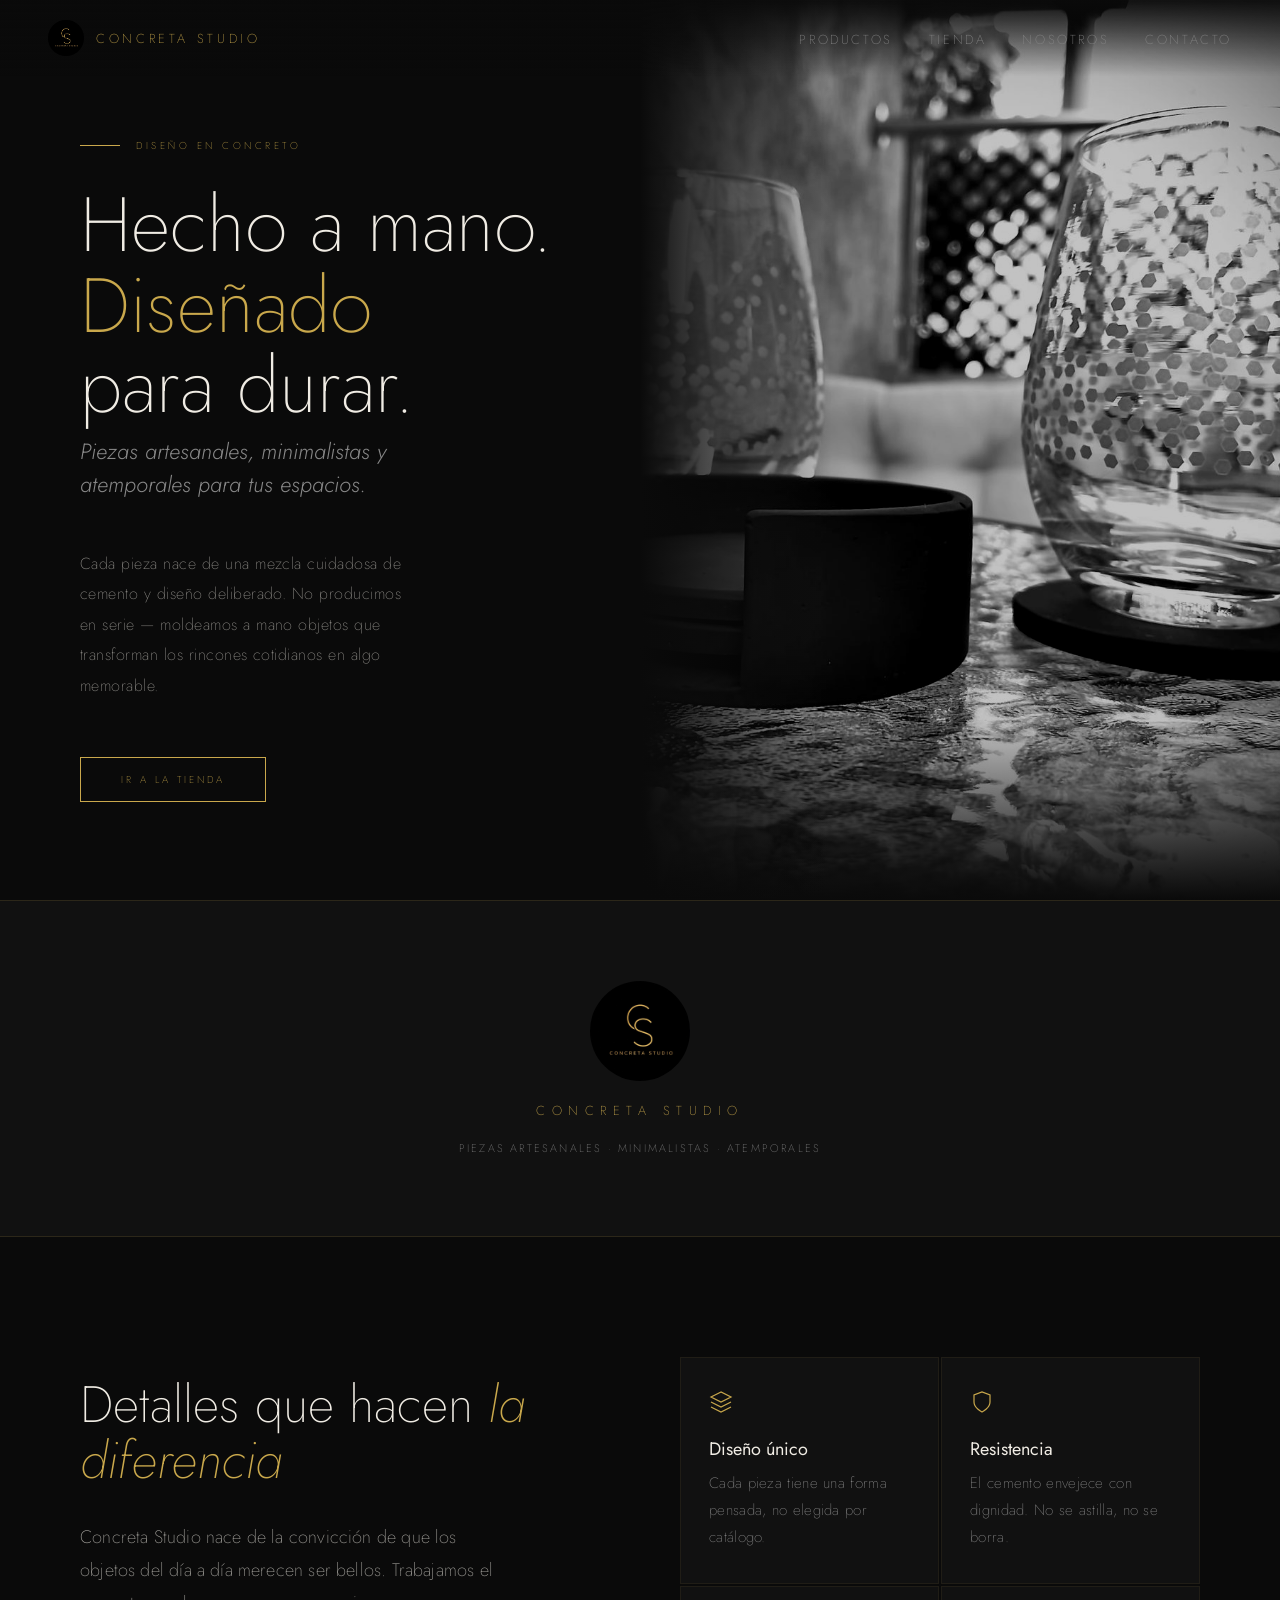
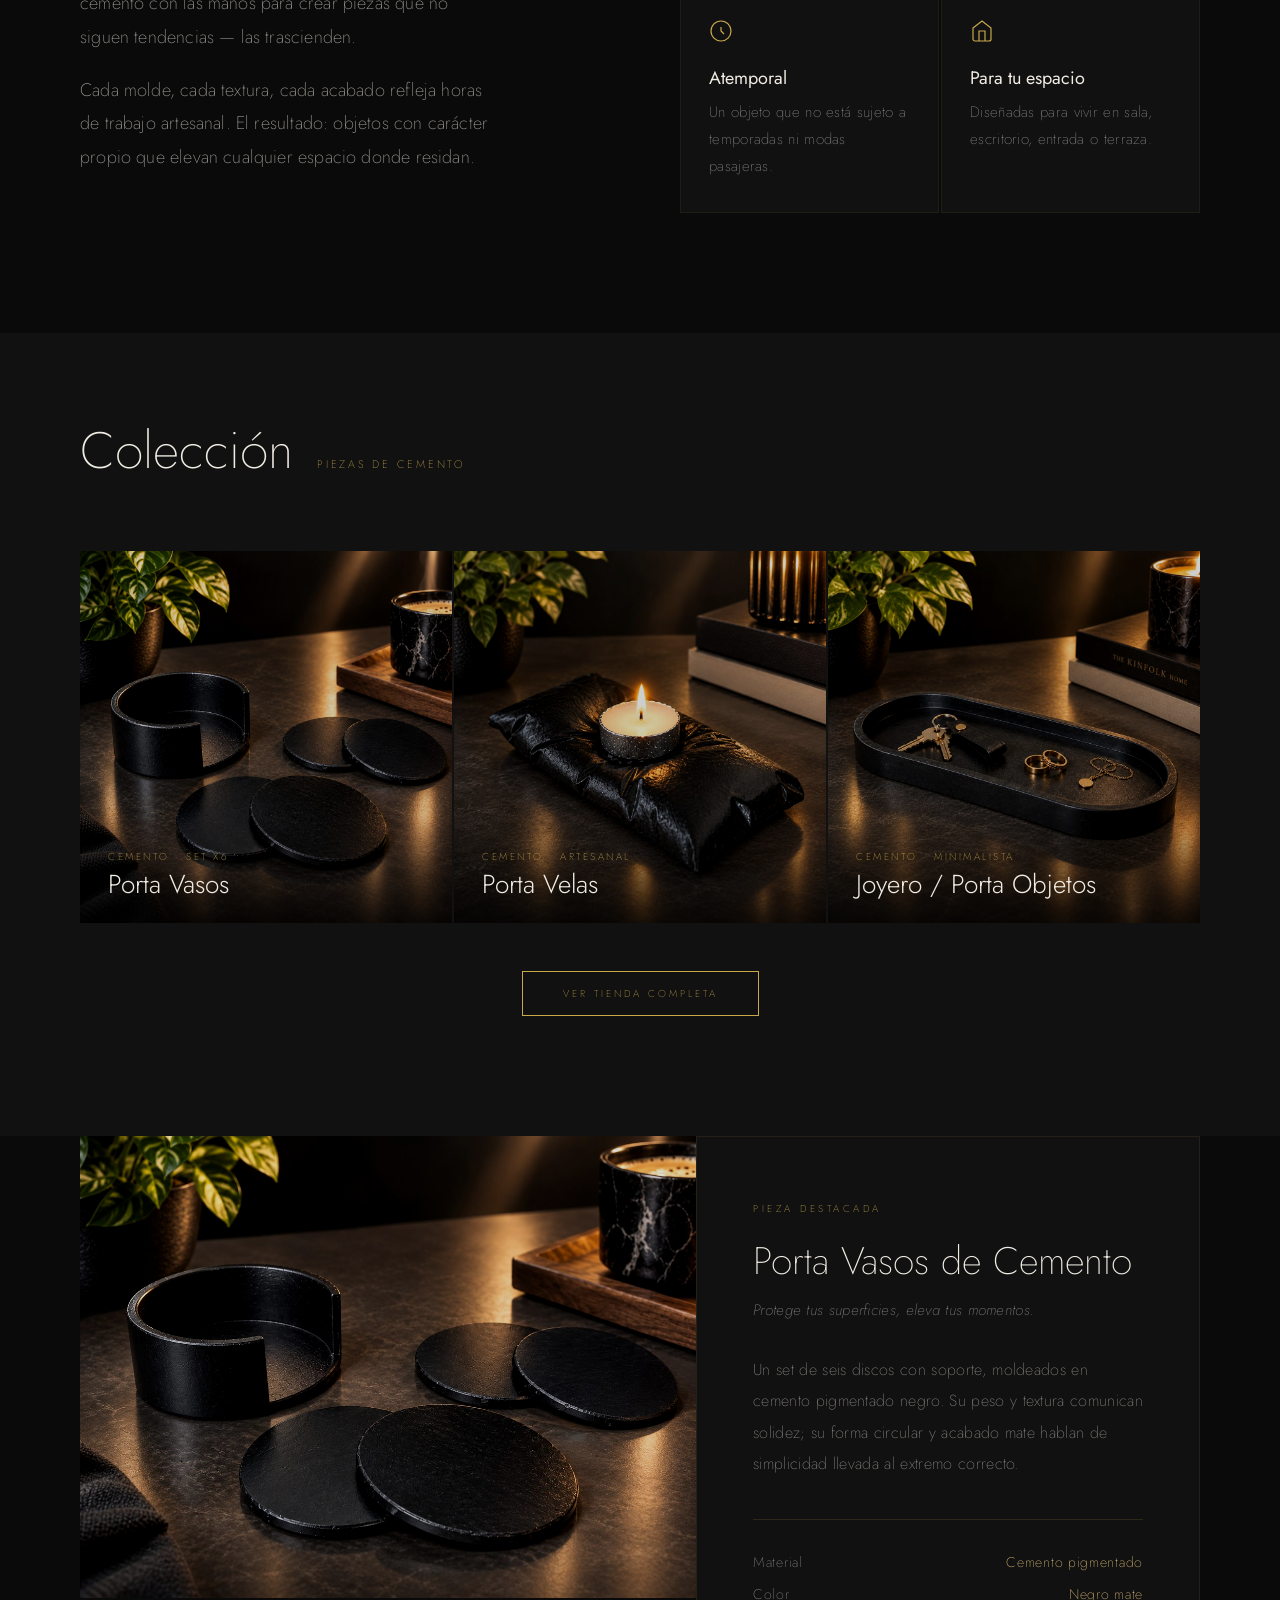
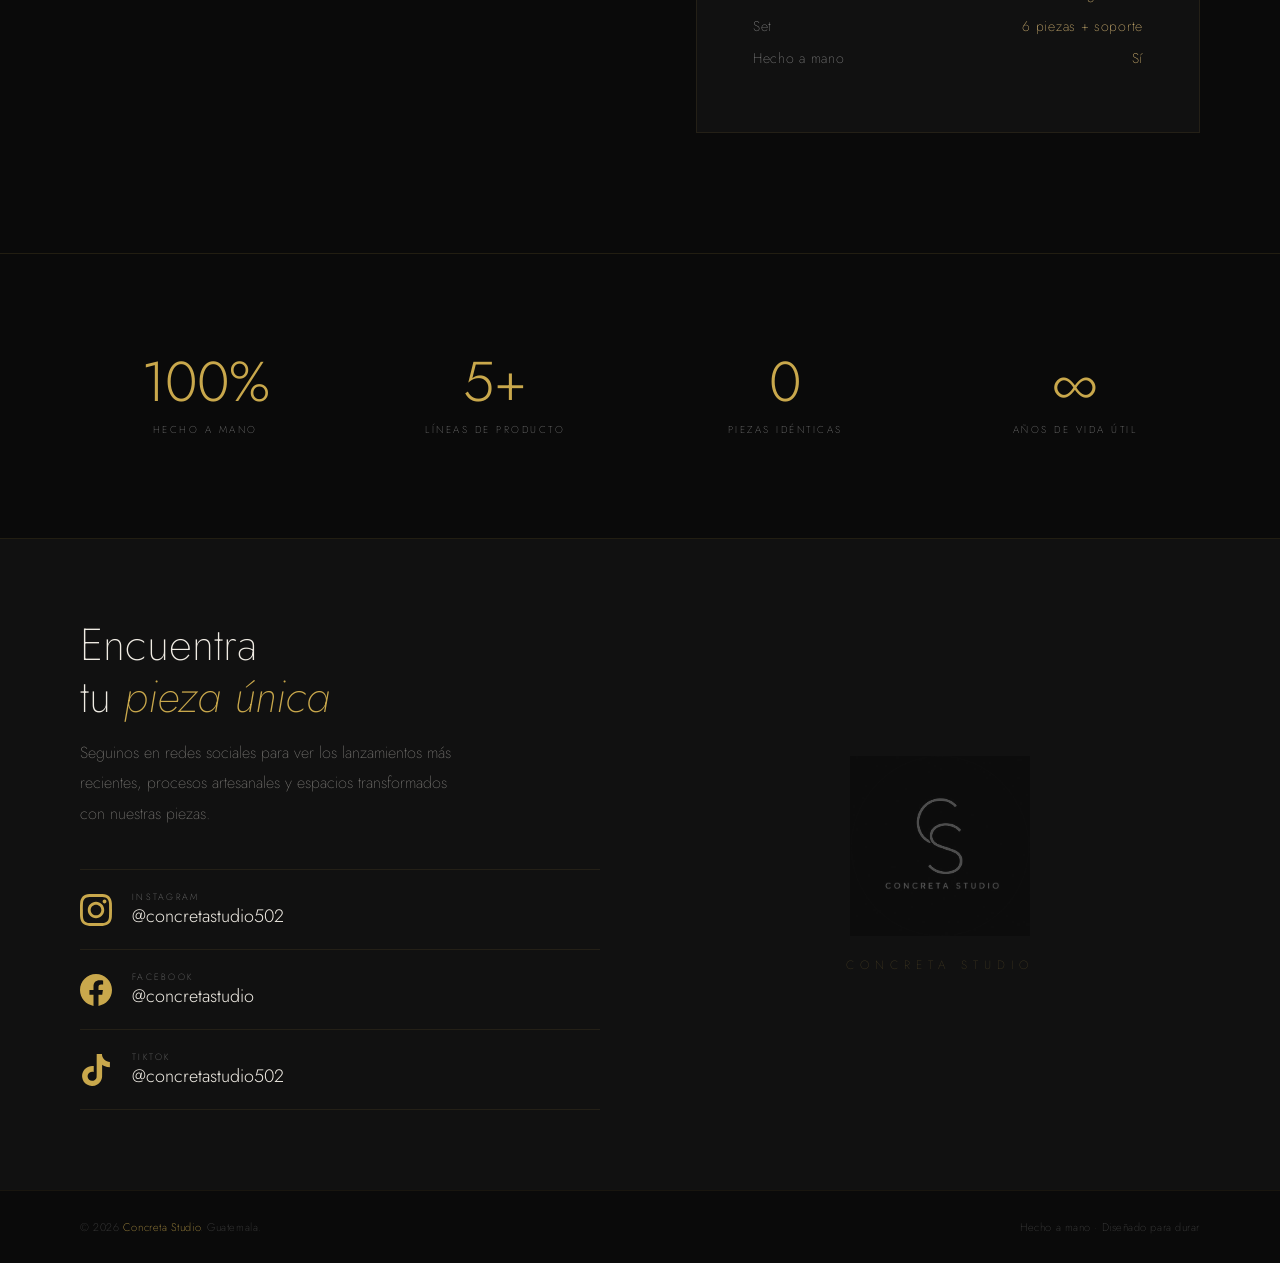
<file: index.html>
<!DOCTYPE html>
<html lang="es">
<head>
  <meta charset="UTF-8">
  <meta name="viewport" content="width=device-width, initial-scale=1, viewport-fit=cover">
  <title>Concreta Studio — Diseño en Concreto</title>
  <link rel="preconnect" href="https://fonts.googleapis.com">
  <link href="https://fonts.googleapis.com/css2?family=Cormorant+Garamond:ital,wght@0,300;0,400;0,500;1,300;1,400&family=Jost:wght@200;300;400&display=swap" rel="stylesheet">
  <style>
@import url('https://fonts.googleapis.com/css2?family=Cormorant+Garamond:ital,wght@0,300;0,400;0,500;1,300;1,400&family=Jost:wght@200;300;400&display=swap');

:root {
  --negro: #0a0a0a;
  --negro-suave: #111111;
  --dorado: #c9a84c;
  --dorado-claro: #e2c07a;
  --dorado-opaco: rgba(201,168,76,0.15);
  --gris: #2a2a2a;
  --gris-claro: #888;
  --blanco: #f0ece4;
}

*, *::before, *::after { box-sizing: border-box; margin: 0; padding: 0; }

html {
  scroll-behavior: smooth;
  background: var(--negro);
}

body {
  font-family: 'Jost', sans-serif;
  font-weight: 200;
  background: var(--negro);
  color: var(--blanco);
  overflow-x: hidden;
  padding-top: env(safe-area-inset-top, 0px);
  padding-bottom: env(safe-area-inset-bottom, 0px);
}

/* NAV */
nav {
  position: fixed;
  top: env(safe-area-inset-top, 0px);
  left: 0; right: 0;
  z-index: 100;
  display: flex;
  justify-content: space-between;
  align-items: center;
  padding: 20px 48px;
  background: linear-gradient(to bottom, rgba(10,10,10,0.95), transparent);
}

.nav-logo {
  display: flex;
  align-items: center;
  gap: 12px;
  text-decoration: none;
}

.nav-logo img {
  width: 36px;
  height: 36px;
  object-fit: contain;
  border-radius: 50%;
}

.nav-logo-text {
  font-family: 'Jost', sans-serif;
  font-weight: 200;
  font-size: 13px;
  letter-spacing: 0.28em;
  color: var(--dorado);
  text-transform: uppercase;
}

.nav-links {
  display: flex;
  gap: 36px;
  list-style: none;
}

.nav-links a {
  font-size: 13px;
  letter-spacing: 0.2em;
  color: var(--gris-claro);
  text-decoration: none;
  text-transform: uppercase;
  transition: color 0.3s;
}

.nav-links a:hover { color: var(--dorado); }

/* HERO */
.hero {
  min-height: 100vh;
  display: grid;
  grid-template-columns: 1fr 1fr;
  position: relative;
  overflow: hidden;
}

.hero-left {
  display: flex;
  flex-direction: column;
  justify-content: center;
  padding: 120px 64px 80px 80px;
  position: relative;
  z-index: 2;
}

.hero-eyebrow {
  font-size: 10px;
  letter-spacing: 0.35em;
  color: var(--dorado);
  text-transform: uppercase;
  margin-bottom: 32px;
  display: flex;
  align-items: center;
  gap: 16px;
}

.hero-eyebrow::before {
  content: '';
  display: block;
  width: 40px;
  height: 1px;
  background: var(--dorado);
  flex-shrink: 0;
}

.hero-title {
  font-family: 'Jost', sans-serif;
  font-weight: 200;
  font-size: clamp(52px, 6vw, 88px);
  line-height: 1.05;
  color: var(--blanco);
  margin-bottom: 8px;
}

.hero-title em {
  font-style: normal;
  font-weight: 200;
  color: var(--dorado);
}

.hero-subtitle {
  font-family: 'Jost', sans-serif;
  font-style: italic;
  font-size: clamp(16px, 2vw, 22px);
  color: var(--gris-claro);
  font-weight: 300;
  margin-bottom: 48px;
  line-height: 1.5;
  max-width: 360px;
}

.hero-desc {
  font-size: 16px;
  line-height: 1.9;
  color: rgba(240,236,228,0.6);
  max-width: 340px;
  margin-bottom: 56px;
  letter-spacing: 0.03em;
}

.btn-primary {
  display: inline-block;
  padding: 14px 40px;
  border: 1px solid var(--dorado);
  color: var(--dorado);
  font-family: 'Jost', sans-serif;
  font-size: 10px;
  letter-spacing: 0.3em;
  text-transform: uppercase;
  text-decoration: none;
  transition: background 0.3s, color 0.3s;
  align-self: flex-start;
}

.btn-primary:hover {
  background: var(--dorado);
  color: var(--negro);
}

.hero-right {
  position: relative;
  overflow: hidden;
}

.hero-right::before {
  content: '';
  position: absolute;
  inset: 0;
  background: linear-gradient(to right, var(--negro) 0%, transparent 30%),
              linear-gradient(to top, var(--negro) 0%, transparent 20%);
  z-index: 1;
}

.hero-img {
  width: 100%;
  height: 100%;
  object-fit: cover;
  filter: brightness(0.75) contrast(1.05);
  display: block;
}

/* LOGO SECTION */
.logo-section {
  padding: 80px 48px;
  display: flex;
  flex-direction: column;
  align-items: center;
  gap: 20px;
  border-top: 1px solid rgba(201,168,76,0.15);
  border-bottom: 1px solid rgba(201,168,76,0.15);
  background: var(--negro-suave);
}

.logo-section img {
  width: 100px;
  height: 100px;
  object-fit: contain;
  border-radius: 50%;
}

.logo-name {
  font-family: 'Jost', sans-serif;
  font-weight: 200;
  font-size: 13px;
  letter-spacing: 0.5em;
  color: var(--dorado);
  text-transform: uppercase;
}

.logo-tagline {
  font-size: 11px;
  letter-spacing: 0.2em;
  color: var(--gris-claro);
  text-align: center;
  text-transform: uppercase;
}

/* ABOUT */
.about {
  padding: 120px 80px;
  display: grid;
  grid-template-columns: 1fr 1fr;
  gap: 80px;
  align-items: center;
}

.about-text h2 {
  font-family: 'Jost', sans-serif;
  font-weight: 200;
  font-size: clamp(36px, 4vw, 60px);
  line-height: 1.1;
  color: var(--blanco);
  margin-bottom: 32px;
}

.about-text h2 em {
  font-style: italic;
  color: var(--dorado);
}

.about-text p {
  font-family: 'Jost', sans-serif;
  font-size: 18px;
  line-height: 1.85;
  color: rgba(240,236,228,0.7);
  max-width: 420px;
  margin-bottom: 20px;
  letter-spacing: 0.01em;
}

.about-pillars {
  display: grid;
  grid-template-columns: 1fr 1fr;
  gap: 2px;
}

.pillar {
  padding: 32px 28px;
  background: var(--negro-suave);
  border: 1px solid rgba(201,168,76,0.08);
}

.pillar-icon {
  width: 24px;
  height: 24px;
  stroke: var(--dorado);
  fill: none;
  stroke-width: 1.2;
  margin-bottom: 16px;
}

.pillar h3 {
  font-family: 'Jost', sans-serif;
  font-weight: 400;
  font-size: 18px;
  color: var(--blanco);
  margin-bottom: 8px;
}

.pillar p {
  font-size: 15px;
  line-height: 1.8;
  color: var(--gris-claro);
  letter-spacing: 0.02em;
}

/* PRODUCTOS */
.products {
  padding: 80px 80px 120px;
  background: var(--negro-suave);
}

.section-header {
  display: flex;
  align-items: baseline;
  gap: 24px;
  margin-bottom: 64px;
}

.section-header h2 {
  font-family: 'Jost', sans-serif;
  font-weight: 200;
  font-size: clamp(32px, 4vw, 52px);
  color: var(--blanco);
}

.section-header span {
  font-size: 11px;
  letter-spacing: 0.25em;
  color: var(--dorado);
  text-transform: uppercase;
  flex-shrink: 0;
}

.products-grid {
  display: grid;
  grid-template-columns: repeat(3, 1fr);
  gap: 2px;
}

.product-card {
  position: relative;
  overflow: hidden;
  aspect-ratio: 1;
  cursor: pointer;
}

.product-card img {
  width: 100%;
  height: 100%;
  object-fit: cover;
  filter: brightness(0.8) contrast(1.05);
  transition: transform 0.6s ease, filter 0.4s;
  display: block;
}

.product-card:hover img {
  transform: scale(1.04);
  filter: brightness(0.55) contrast(1.1);
}

.product-card-info {
  position: absolute;
  bottom: 0;
  left: 0;
  right: 0;
  padding: 32px 28px;
  background: linear-gradient(to top, rgba(0,0,0,0.85) 0%, transparent 100%);
  transform: translateY(8px);
  transition: transform 0.4s;
}

.product-card:hover .product-card-info { transform: translateY(0); }

.product-tag {
  font-size: 10px;
  letter-spacing: 0.25em;
  color: var(--dorado);
  text-transform: uppercase;
  margin-bottom: 6px;
}

.product-name {
  font-family: 'Jost', sans-serif;
  font-size: 26px;
  font-weight: 300;
  color: var(--blanco);
  line-height: 1.1;
}

/* FEATURE */
.feature {
  padding: 0 80px 120px;
  display: grid;
  grid-template-columns: 55% 45%;
}

.feature-img {
  aspect-ratio: 4/3;
  overflow: hidden;
}

.feature-img img {
  width: 100%;
  height: 100%;
  object-fit: cover;
  filter: brightness(0.85) contrast(1.05);
  display: block;
}

.feature-text {
  background: #111;
  padding: 64px 56px;
  display: flex;
  flex-direction: column;
  justify-content: center;
  border: 1px solid rgba(201,168,76,0.1);
}

.feature-text .label {
  font-size: 10px;
  letter-spacing: 0.35em;
  color: var(--dorado);
  text-transform: uppercase;
  margin-bottom: 24px;
}

.feature-text h2 {
  font-family: 'Jost', sans-serif;
  font-weight: 200;
  font-size: clamp(30px, 3vw, 48px);
  line-height: 1.1;
  color: var(--blanco);
  margin-bottom: 16px;
}

.feature-text .sub {
  font-family: 'Jost', sans-serif;
  font-style: italic;
  font-size: 15px;
  color: var(--gris-claro);
  margin-bottom: 32px;
  letter-spacing: 0.02em;
  line-height: 1.6;
}

.feature-text p {
  font-size: 16px;
  line-height: 1.95;
  color: rgba(240,236,228,0.55);
  margin-bottom: 40px;
  letter-spacing: 0.02em;
}

.feature-specs {
  display: flex;
  flex-direction: column;
  gap: 12px;
  border-top: 1px solid rgba(201,168,76,0.15);
  padding-top: 32px;
}

.spec-row {
  display: flex;
  justify-content: space-between;
  font-size: 14px;
  letter-spacing: 0.05em;
}

.spec-row span:first-child { color: var(--gris-claro); }
.spec-row span:last-child { color: var(--dorado-claro); }

/* STATS */
.stats {
  padding: 80px;
  border-top: 1px solid rgba(201,168,76,0.12);
  border-bottom: 1px solid rgba(201,168,76,0.12);
  display: grid;
  grid-template-columns: repeat(4, 1fr);
  gap: 40px;
  background: var(--negro);
}

.stat {
  text-align: center;
  padding: 20px;
}

.stat-num {
  font-family: 'Jost', sans-serif;
  font-size: 56px;
  font-weight: 300;
  color: var(--dorado);
  line-height: 1;
  margin-bottom: 12px;
  display: block;
}

.stat-label {
  font-size: 10px;
  letter-spacing: 0.25em;
  color: var(--gris-claro);
  text-transform: uppercase;
  line-height: 1.6;
}

/* FOOTER */
.footer {
  padding: 80px;
  background: var(--negro-suave);
  display: grid;
  grid-template-columns: 1fr 1fr;
  gap: 80px;
  align-items: center;
}

.footer-left h2 {
  font-family: 'Jost', sans-serif;
  font-weight: 200;
  font-size: clamp(28px, 3.5vw, 48px);
  line-height: 1.15;
  color: var(--blanco);
  margin-bottom: 16px;
}

.footer-left h2 em {
  font-style: italic;
  color: var(--dorado);
}

.footer-left p {
  font-size: 16px;
  line-height: 1.9;
  color: rgba(240,236,228,0.5);
  max-width: 380px;
  margin-bottom: 40px;
}

.social-grid {
  display: flex;
  flex-direction: column;
}

.social-row {
  display: flex;
  align-items: center;
  gap: 20px;
  padding: 20px 0;
  border-bottom: 1px solid rgba(201,168,76,0.1);
  text-decoration: none;
  transition: padding-left 0.3s;
}

.social-row:first-child { border-top: 1px solid rgba(201,168,76,0.1); }
.social-row:hover { padding-left: 8px; }

.social-icon {
  width: 32px;
  height: 32px;
  fill: var(--dorado);
  flex-shrink: 0;
}

.social-info { flex: 1; }

.social-platform {
  font-size: 9px;
  letter-spacing: 0.25em;
  color: var(--gris-claro);
  text-transform: uppercase;
}

.social-handle {
  font-family: 'Jost', sans-serif;
  font-size: 18px;
  color: var(--blanco);
  font-weight: 300;
}

.footer-logo-right {
  display: flex;
  flex-direction: column;
  align-items: center;
  gap: 20px;
  opacity: 0.25;
}

.footer-logo-right img {
  width: 180px;
  object-fit: contain;
  filter: grayscale(1) brightness(2);
}

.footer-logo-right span {
  font-family: 'Jost', sans-serif;
  font-size: 12px;
  letter-spacing: 0.5em;
  color: var(--dorado);
  text-transform: uppercase;
}

.footer-bottom {
  padding: 28px 80px;
  background: var(--negro);
  border-top: 1px solid rgba(201,168,76,0.08);
  display: flex;
  justify-content: space-between;
  align-items: center;
}

.footer-bottom p {
  font-size: 11px;
  color: rgba(136,136,136,0.5);
  letter-spacing: 0.05em;
}

.footer-bottom .dorado { color: var(--dorado); }

/* RESPONSIVE */
@media (max-width: 768px) {
  nav { padding: 16px 24px; }
  .nav-links { display: none; }

  .hero { grid-template-columns: 1fr; min-height: 100svh; }
  .hero-left { padding: 100px 28px 60px; }
  .hero-right { display: none; }

  .logo-section { padding: 56px 28px; }

  .about { grid-template-columns: 1fr; padding: 80px 28px; gap: 48px; }
  .about-text p { max-width: 100%; }

  .products { padding: 80px 28px 80px; }
  .products-grid { grid-template-columns: 1fr 1fr; }

  .feature { grid-template-columns: 1fr; padding: 0 28px 80px; }
  .feature-text { padding: 40px 28px; }

  .stats { grid-template-columns: 1fr 1fr; padding: 60px 28px; }
  .stat-num { font-size: 40px; }

  .footer { grid-template-columns: 1fr; padding: 60px 28px; gap: 48px; }
  .footer-logo-right { display: none; }
  .footer-bottom { padding: 20px 28px; flex-direction: column; gap: 8px; text-align: center; }
}

@media (prefers-reduced-motion: reduce) {
  * { transition: none !important; }
}
  </style>
</head>
<body>

<!-- NAV -->
<nav>
  <a href="#" class="nav-logo">
    <img src="img/logo-circulo.jpg" alt="Concreta Studio logo">
    <span class="nav-logo-text">Concreta Studio</span>
  </a>
  <ul class="nav-links">
    <li><a href="#productos">Productos</a></li>
    <li><a href="tienda.html">Tienda</a></li>
    <li><a href="#nosotros">Nosotros</a></li>
    <li><a href="#contacto">Contacto</a></li>
  </ul>
</nav>

<!-- HERO -->
<section class="hero">
  <div class="hero-left">
    <div class="hero-eyebrow">Diseño en Concreto</div>
    <h1 class="hero-title">
      Hecho a mano.<br>
      <em>Diseñado</em><br>para durar.
    </h1>
    <p class="hero-subtitle">Piezas artesanales, minimalistas y atemporales para tus espacios.</p>
    <p class="hero-desc">
      Cada pieza nace de una mezcla cuidadosa de cemento y diseño deliberado.
      No producimos en serie — moldeamos a mano objetos que transforman
      los rincones cotidianos en algo memorable.
    </p>
    <a href="tienda.html" class="btn-primary">Ir a la tienda</a>
  </div>
  <div class="hero-right">
    <img
      class="hero-img"
      src="img/portavasos-bw2.jpg"
      alt="Porta vasos de cemento Concreta Studio"
    >
  </div>
</section>

<!-- LOGO SECTION -->
<section class="logo-section">
  <img src="img/logo-circulo.jpg" alt="Concreta Studio logo">
  <div class="logo-name">Concreta Studio</div>
  <div class="logo-tagline">Piezas artesanales · Minimalistas · Atemporales</div>
</section>

<!-- NOSOTROS -->
<section class="about" id="nosotros">
  <div class="about-text">
    <h2>Detalles que hacen <em>la diferencia</em></h2>
    <p>Concreta Studio nace de la convicción de que los objetos del día a día merecen ser bellos. Trabajamos el cemento con las manos para crear piezas que no siguen tendencias — las trascienden.</p>
    <p>Cada molde, cada textura, cada acabado refleja horas de trabajo artesanal. El resultado: objetos con carácter propio que elevan cualquier espacio donde residan.</p>
  </div>
  <div class="about-pillars">
    <div class="pillar">
      <svg class="pillar-icon" viewBox="0 0 24 24"><path d="M12 2L2 7l10 5 10-5-10-5z"/><path d="M2 17l10 5 10-5"/><path d="M2 12l10 5 10-5"/></svg>
      <h3>Diseño único</h3>
      <p>Cada pieza tiene una forma pensada, no elegida por catálogo.</p>
    </div>
    <div class="pillar">
      <svg class="pillar-icon" viewBox="0 0 24 24"><path d="M12 22s8-4 8-10V5l-8-3-8 3v7c0 6 8 10 8 10z"/></svg>
      <h3>Resistencia</h3>
      <p>El cemento envejece con dignidad. No se astilla, no se borra.</p>
    </div>
    <div class="pillar">
      <svg class="pillar-icon" viewBox="0 0 24 24"><circle cx="12" cy="12" r="10"/><path d="M12 8v4l3 3"/></svg>
      <h3>Atemporal</h3>
      <p>Un objeto que no está sujeto a temporadas ni modas pasajeras.</p>
    </div>
    <div class="pillar">
      <svg class="pillar-icon" viewBox="0 0 24 24"><path d="M3 9l9-7 9 7v11a2 2 0 0 1-2 2H5a2 2 0 0 1-2-2z"/><polyline points="9 22 9 12 15 12 15 22"/></svg>
      <h3>Para tu espacio</h3>
      <p>Diseñadas para vivir en sala, escritorio, entrada o terraza.</p>
    </div>
  </div>
</section>

<!-- PRODUCTOS -->
<section class="products" id="productos">
  <div class="section-header">
    <h2>Colección</h2>
    <span>Piezas de cemento</span>
  </div>
  <div class="products-grid">

    <div class="product-card">
      <img src="img/portavasos-color.jpg" alt="Porta Vasos de cemento">
      <div class="product-card-info">
        <div class="product-tag">Cemento · Set x6</div>
        <div class="product-name">Porta Vasos</div>
      </div>
    </div>

    <div class="product-card">
      <img src="img/portavelas.jpg" alt="Porta Velas de cemento">
      <div class="product-card-info">
        <div class="product-tag">Cemento · Artesanal</div>
        <div class="product-name">Porta Velas</div>
      </div>
    </div>

    <div class="product-card">
      <img src="img/joyero.jpg" alt="Joyero y porta objetos de cemento">
      <div class="product-card-info">
        <div class="product-tag">Cemento · Minimalista</div>
        <div class="product-name">Joyero / Porta Objetos</div>
      </div>
    </div>

  </div>
  <div style="text-align:center;margin-top:48px;">
    <a href="tienda.html" style="display:inline-block;padding:14px 40px;border:1px solid #c9a84c;color:#c9a84c;font-family:'Jost',sans-serif;font-size:10px;letter-spacing:0.3em;text-transform:uppercase;text-decoration:none;transition:background 0.3s,color 0.3s;" onmouseover="this.style.background='#c9a84c';this.style.color='#0a0a0a'" onmouseout="this.style.background='transparent';this.style.color='#c9a84c'">Ver tienda completa</a>
  </div>
</section>

<!-- PIEZA DESTACADA -->
<section class="feature">
  <div class="feature-img">
    <img src="img/portavasos-new.jpg" alt="Porta Vasos detalle">
  </div>
  <div class="feature-text">
    <div class="label">Pieza destacada</div>
    <h2>Porta Vasos de Cemento</h2>
    <p class="sub">Protege tus superficies, eleva tus momentos.</p>
    <p>Un set de seis discos con soporte, moldeados en cemento pigmentado negro. Su peso y textura comunican solidez; su forma circular y acabado mate hablan de simplicidad llevada al extremo correcto.</p>
    <div class="feature-specs">
      <div class="spec-row"><span>Material</span><span>Cemento pigmentado</span></div>
      <div class="spec-row"><span>Color</span><span>Negro mate</span></div>
      <div class="spec-row"><span>Set</span><span>6 piezas + soporte</span></div>
      <div class="spec-row"><span>Hecho a mano</span><span>Sí</span></div>
    </div>
  </div>
</section>

<!-- STATS -->
<section class="stats">
  <div class="stat">
    <span class="stat-num">100%</span>
    <div class="stat-label">Hecho a mano</div>
  </div>
  <div class="stat">
    <span class="stat-num">5+</span>
    <div class="stat-label">Líneas de producto</div>
  </div>
  <div class="stat">
    <span class="stat-num">0</span>
    <div class="stat-label">Piezas idénticas</div>
  </div>
  <div class="stat">
    <span class="stat-num">∞</span>
    <div class="stat-label">Años de vida útil</div>
  </div>
</section>

<!-- CONTACTO / FOOTER -->
<section class="footer" id="contacto">
  <div class="footer-left">
    <h2>Encuentra<br>tu <em>pieza única</em></h2>
    <p>Seguinos en redes sociales para ver los lanzamientos más recientes, procesos artesanales y espacios transformados con nuestras piezas.</p>
    <div class="social-grid">
      <a class="social-row" href="https://instagram.com/concretastudio502" target="_blank" rel="noopener">
        <svg class="social-icon" viewBox="0 0 24 24"><path d="M12 2.163c3.204 0 3.584.012 4.85.07 3.252.148 4.771 1.691 4.919 4.919.058 1.265.069 1.645.069 4.849 0 3.205-.012 3.584-.069 4.849-.149 3.225-1.664 4.771-4.919 4.919-1.266.058-1.644.07-4.85.07-3.204 0-3.584-.012-4.849-.07-3.26-.149-4.771-1.699-4.919-4.92-.058-1.265-.07-1.644-.07-4.849 0-3.204.013-3.583.07-4.849.149-3.227 1.664-4.771 4.919-4.919 1.266-.057 1.645-.069 4.849-.069zm0-2.163c-3.259 0-3.667.014-4.947.072-4.358.2-6.78 2.618-6.98 6.98-.059 1.281-.073 1.689-.073 4.948 0 3.259.014 3.668.072 4.948.2 4.358 2.618 6.78 6.98 6.98 1.281.058 1.689.072 4.948.072 3.259 0 3.668-.014 4.948-.072 4.354-.2 6.782-2.618 6.979-6.98.059-1.28.073-1.689.073-4.948 0-3.259-.014-3.667-.072-4.947-.196-4.354-2.617-6.78-6.979-6.98-1.281-.059-1.69-.073-4.949-.073zm0 5.838c-3.403 0-6.162 2.759-6.162 6.162s2.759 6.163 6.162 6.163 6.162-2.759 6.162-6.163c0-3.403-2.759-6.162-6.162-6.162zm0 10.162c-2.209 0-4-1.79-4-4 0-2.209 1.791-4 4-4s4 1.791 4 4c0 2.21-1.791 4-4 4zm6.406-11.845c-.796 0-1.441.645-1.441 1.44s.645 1.44 1.441 1.44c.795 0 1.439-.645 1.439-1.44s-.644-1.44-1.439-1.44z"/></svg>
        <div class="social-info">
          <div class="social-platform">Instagram</div>
          <div class="social-handle">@concretastudio502</div>
        </div>
      </a>
      <a class="social-row" href="https://facebook.com/concretastudio" target="_blank" rel="noopener">
        <svg class="social-icon" viewBox="0 0 24 24"><path d="M24 12.073c0-6.627-5.373-12-12-12s-12 5.373-12 12c0 5.99 4.388 10.954 10.125 11.854v-8.385H7.078v-3.47h3.047V9.43c0-3.007 1.792-4.669 4.533-4.669 1.312 0 2.686.235 2.686.235v2.953H15.83c-1.491 0-1.956.925-1.956 1.874v2.25h3.328l-.532 3.47h-2.796v8.385C19.612 23.027 24 18.062 24 12.073z"/></svg>
        <div class="social-info">
          <div class="social-platform">Facebook</div>
          <div class="social-handle">@concretastudio</div>
        </div>
      </a>
      <a class="social-row" href="https://tiktok.com/@concretastudio502" target="_blank" rel="noopener">
        <svg class="social-icon" viewBox="0 0 24 24"><path d="M12.525.02c1.31-.02 2.61-.01 3.91-.02.08 1.53.63 3.09 1.75 4.17 1.12 1.11 2.7 1.62 4.24 1.79v4.03c-1.44-.05-2.89-.35-4.2-.97-.57-.26-1.1-.59-1.62-.93-.01 2.92.01 5.84-.02 8.75-.08 1.4-.54 2.79-1.35 3.94-1.31 1.92-3.58 3.17-5.91 3.21-1.43.08-2.86-.31-4.08-1.03-2.02-1.19-3.44-3.37-3.65-5.71-.02-.5-.03-1-.01-1.49.18-1.9 1.12-3.72 2.58-4.96 1.66-1.44 3.98-2.13 6.15-1.72.02 1.48-.04 2.96-.04 4.44-.99-.32-2.15-.23-3.02.37-.63.41-1.11 1.04-1.36 1.75-.21.51-.15 1.07-.14 1.61.24 1.64 1.82 3.02 3.5 2.87 1.12-.01 2.19-.66 2.77-1.61.19-.33.4-.67.41-1.06.1-1.79.06-3.57.07-5.36.01-4.03-.01-8.05.02-12.07z"/></svg>
        <div class="social-info">
          <div class="social-platform">TikTok</div>
          <div class="social-handle">@concretastudio502</div>
        </div>
      </a>
    </div>
  </div>

  <div class="footer-logo-right">
    <img src="img/logo-circulo.jpg" alt="Concreta Studio">
    <span>Concreta Studio</span>
  </div>
</section>

<div class="footer-bottom">
  <p>© 2026 <span class="dorado">Concreta Studio</span>. Guatemala.</p>
  <p>Hecho a mano · Diseñado para durar</p>
</div>

</body>
</html>
</file>
